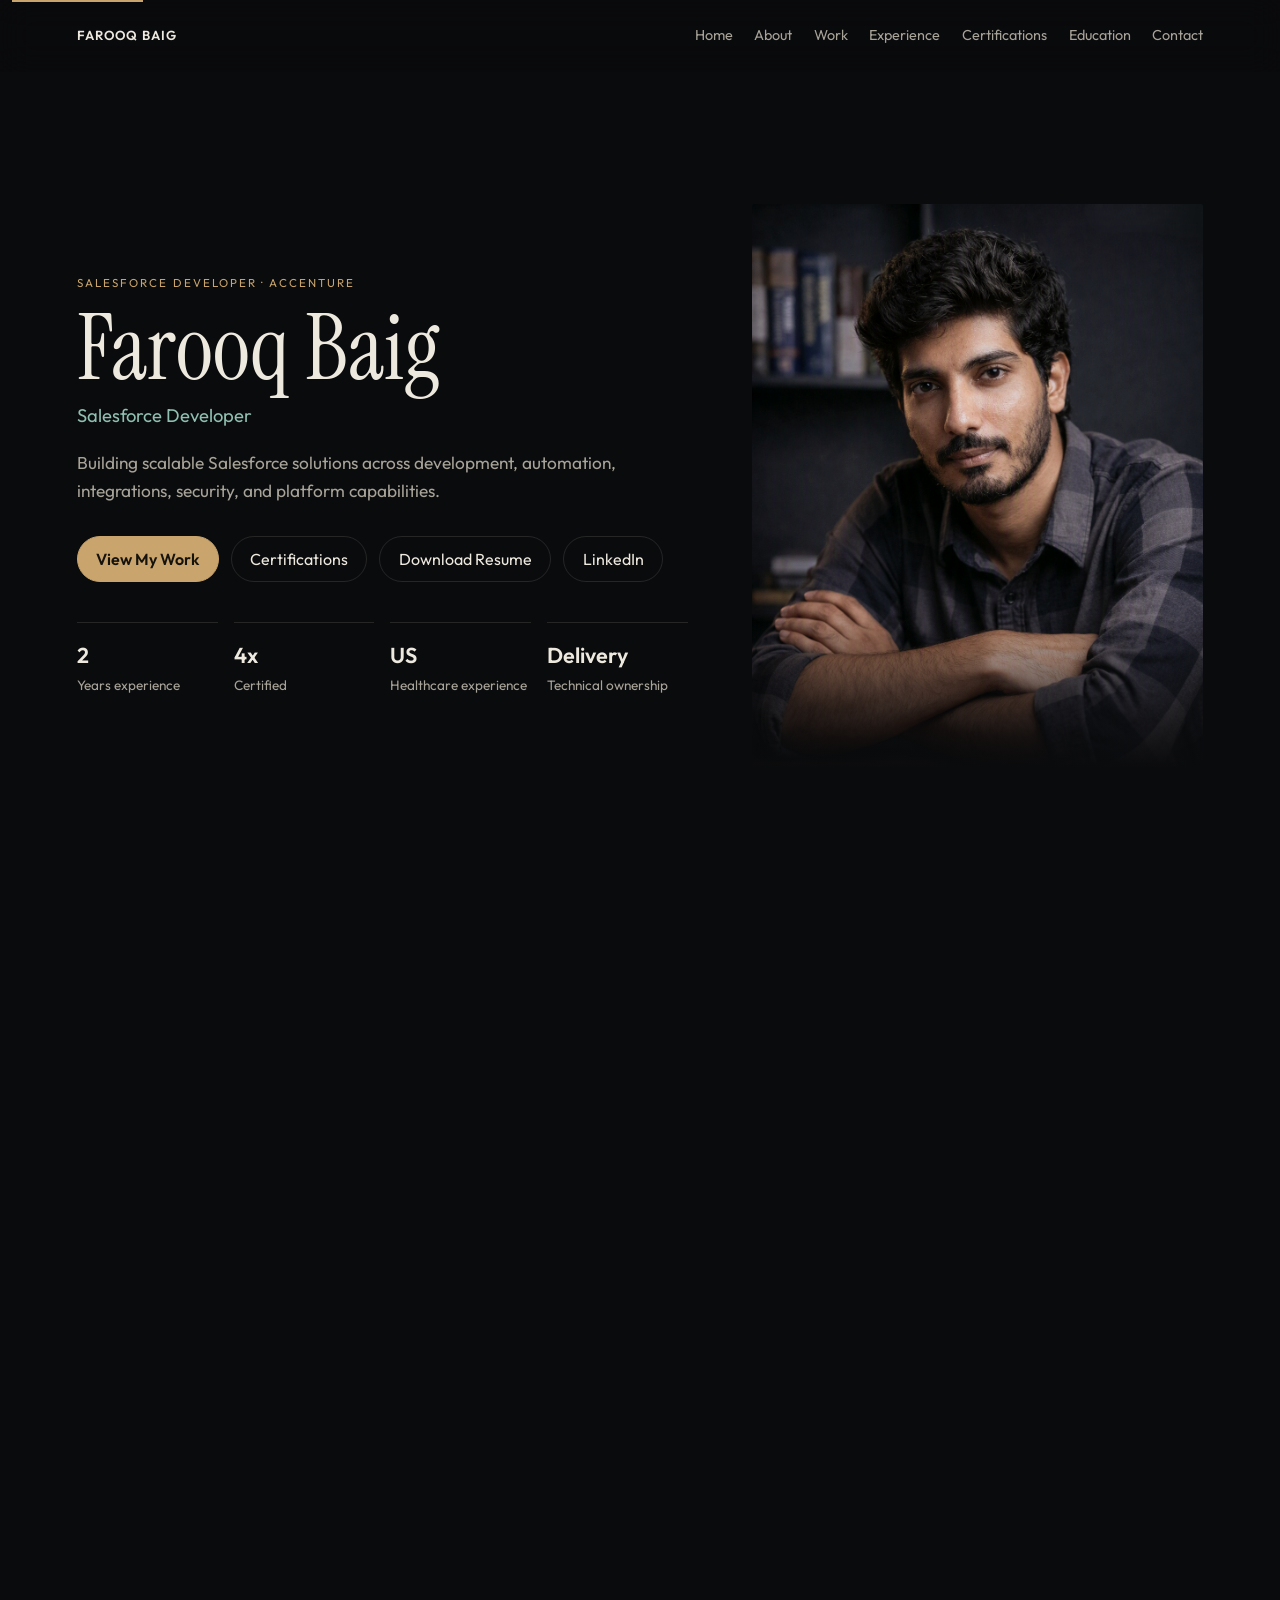
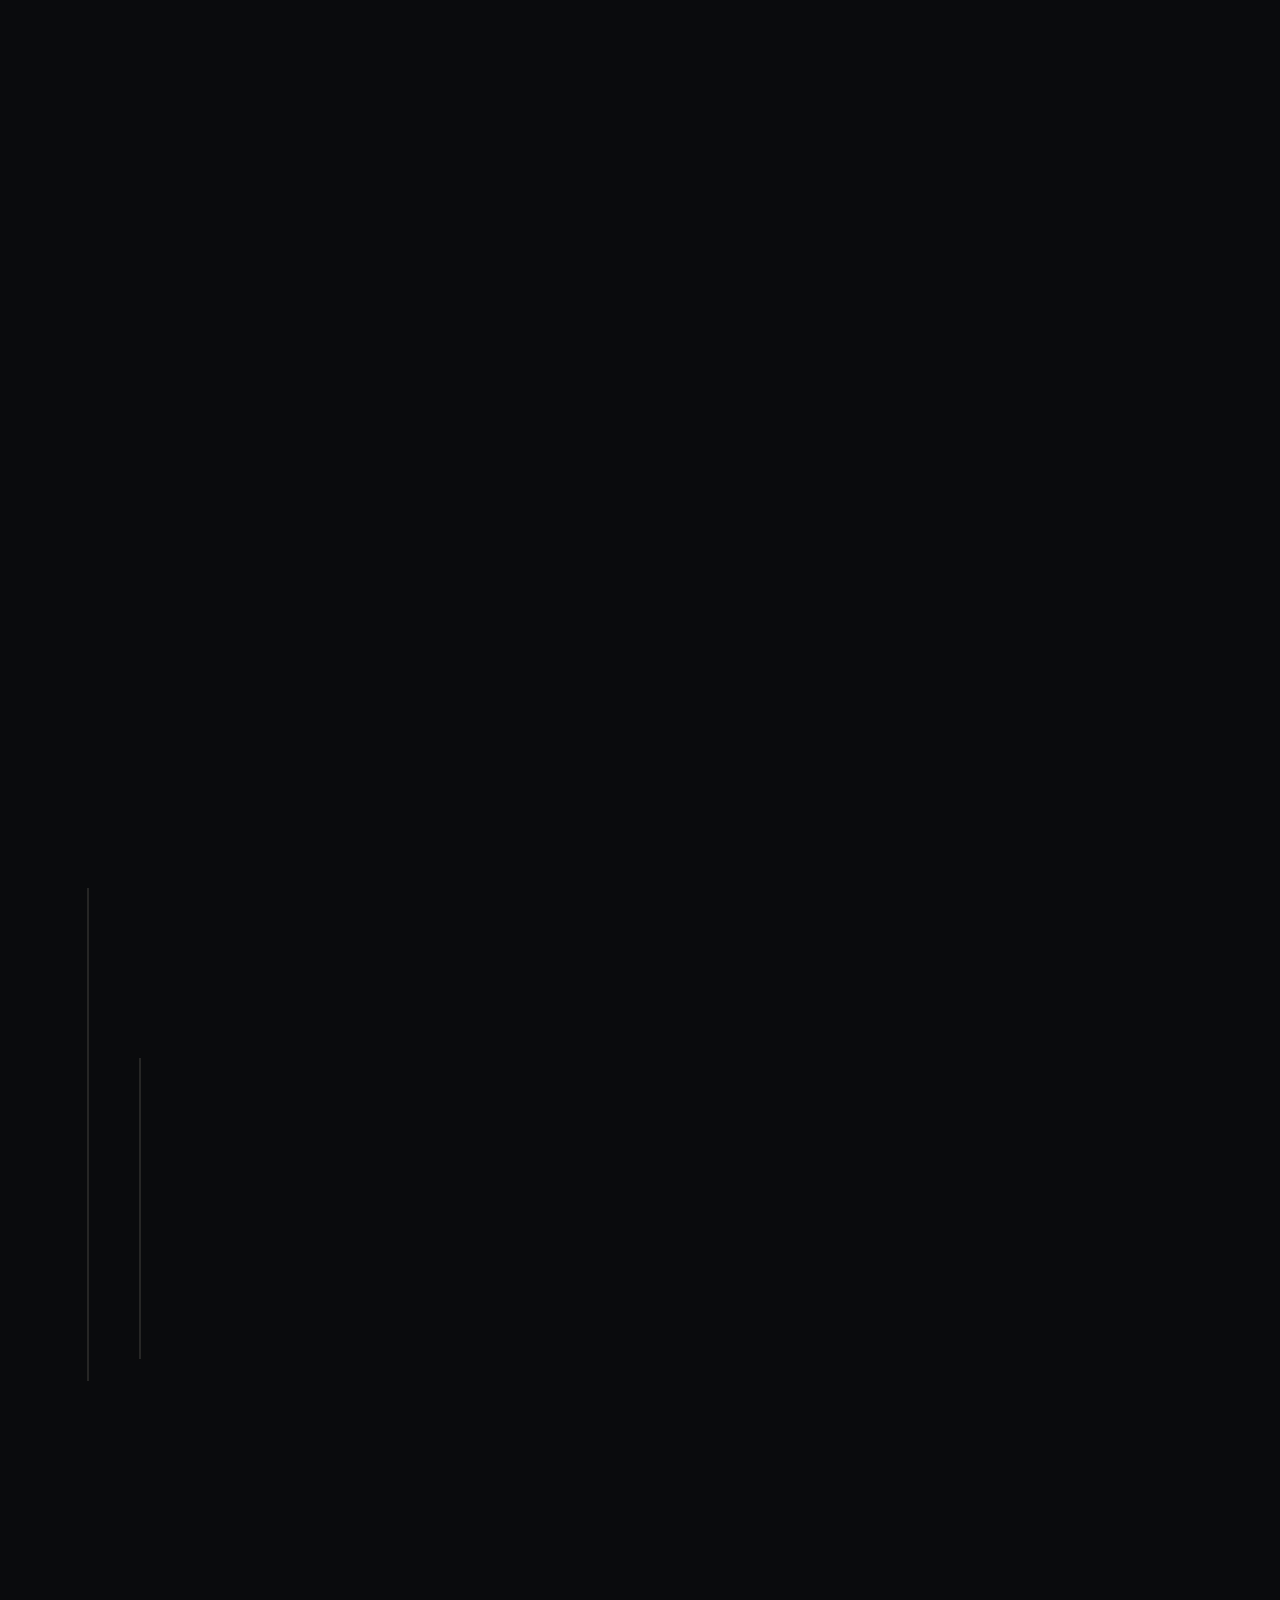
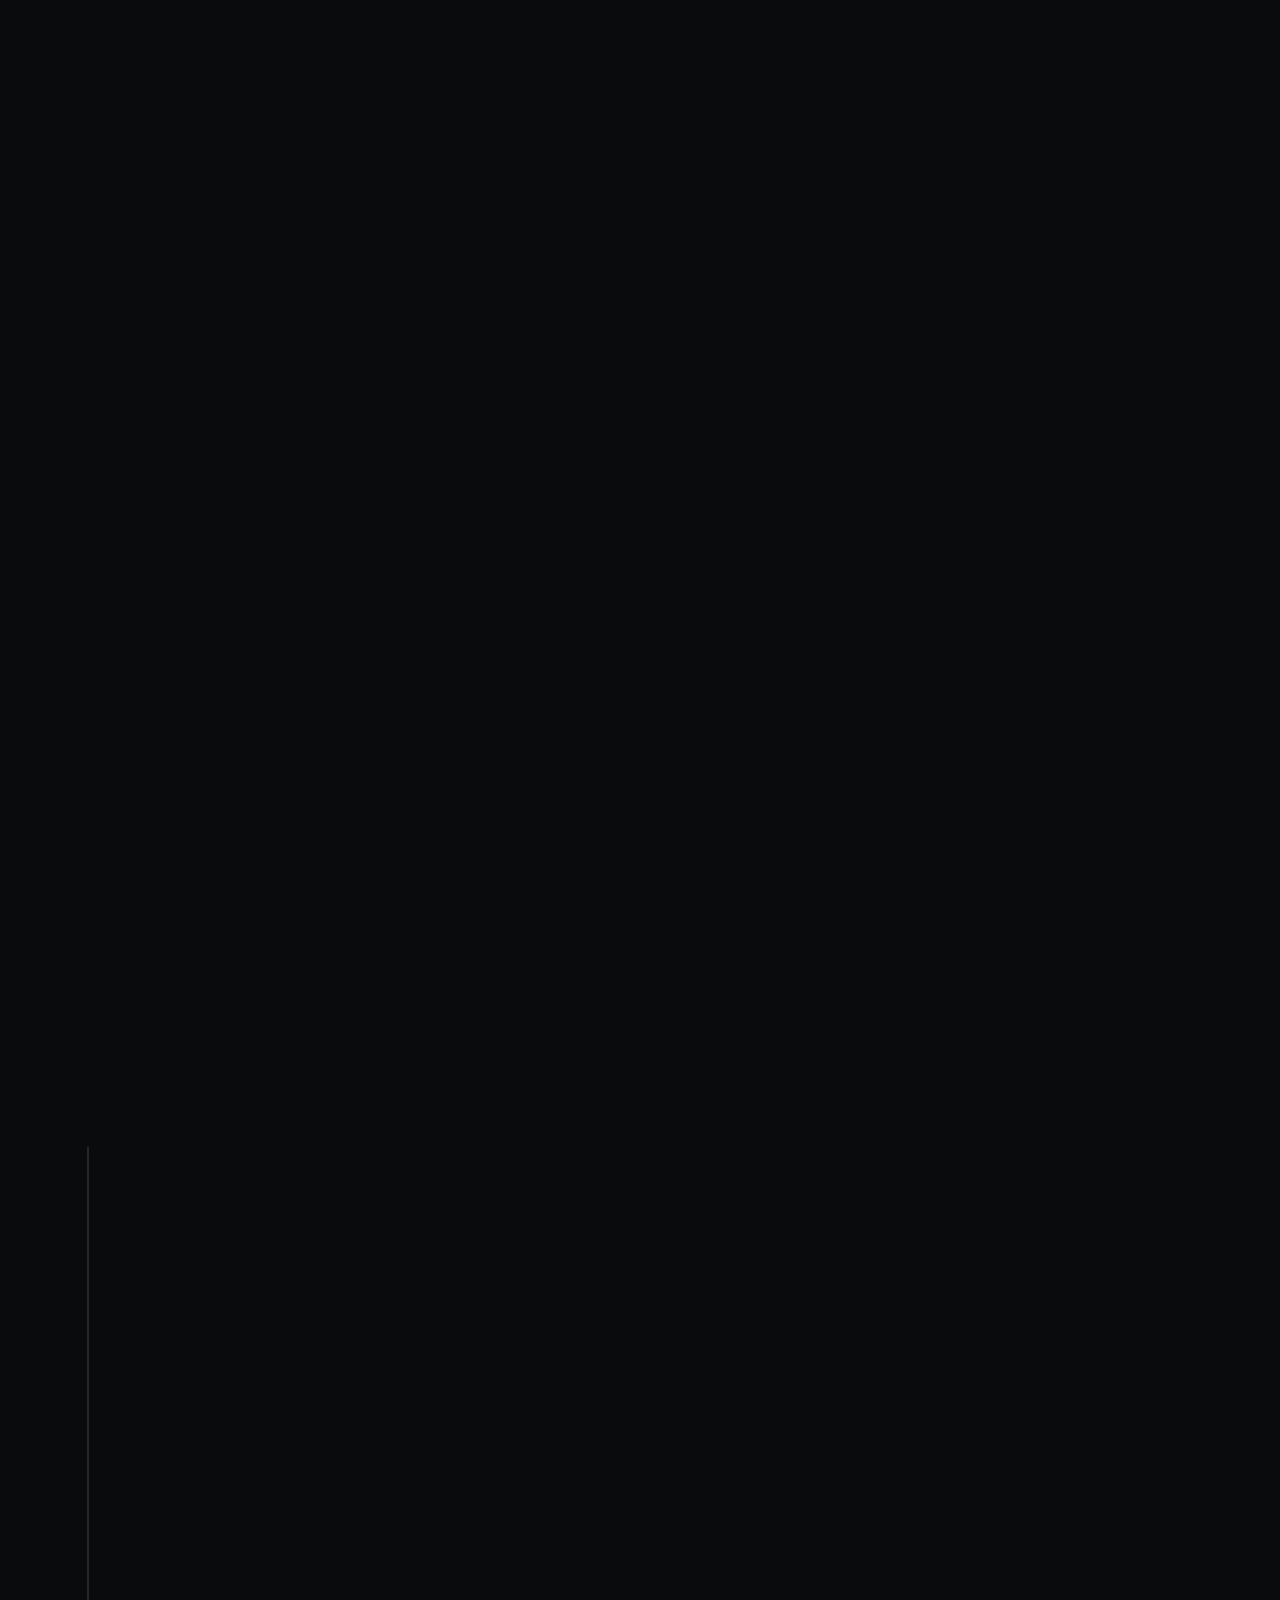
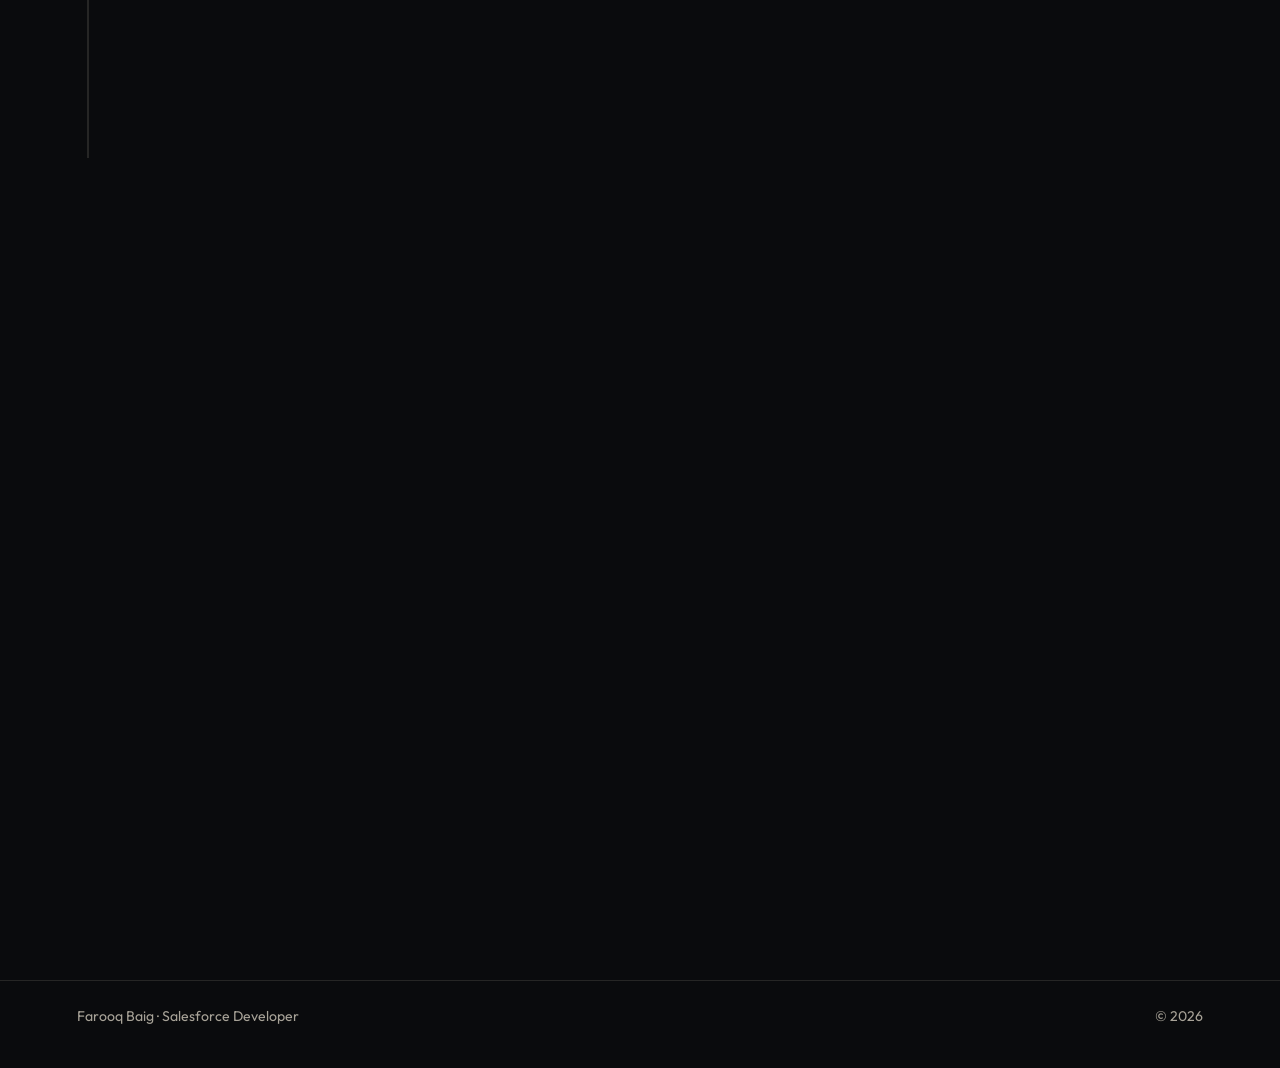
<file: index.html>
<!DOCTYPE html>
<html lang="en">
<head>
  <meta charset="UTF-8">
  <meta name="viewport" content="width=device-width, initial-scale=1">
  <title>Farooq Baig | Salesforce Developer</title>
  <meta name="description" content="Salesforce Developer with 3 years of experience specializing in Apex, LWC, OmniStudio, automation, integrations, security, and scalable Salesforce solutions.">
  <link rel="canonical" href="https://farooqbaig.github.io/MyPortfolio/">
  <meta property="og:type" content="website">
  <meta property="og:title" content="Farooq Baig | Salesforce Developer">
  <meta property="og:description" content="Salesforce Developer with 3 years of experience specializing in Apex, LWC, OmniStudio, automation, integrations, security, and scalable Salesforce solutions.">
  <meta property="og:url" content="https://farooqbaig.github.io/MyPortfolio/">
  <meta property="og:image" content="https://farooqbaig.github.io/MyPortfolio/assets/images/farooq-baig.png">
  <meta name="twitter:card" content="summary_large_image">
  <meta name="theme-color" content="#0a0b0d">
  <link rel="icon" href="assets/favicon.svg" type="image/svg+xml">
  <link rel="preconnect" href="https://fonts.googleapis.com">
  <link rel="preconnect" href="https://fonts.gstatic.com" crossorigin>
  <link href="https://fonts.googleapis.com/css2?family=Instrument+Serif:ital@0;1&family=Outfit:wght@300;400;500;600;700&display=swap" rel="stylesheet">
  <link rel="stylesheet" href="css/styles.css">
</head>
<body>
  <a class="skip" href="#main">Skip to content</a>
  <div class="scroll-progress" aria-hidden="true"><span></span></div>
  <header class="site-header">
    <a class="logo" href="#home">Farooq Baig</a>
    <button class="nav-toggle" type="button" aria-expanded="false" aria-controls="site-nav" aria-label="Open menu">
      <span></span>
    </button>
    <nav class="site-nav" id="site-nav" aria-label="Primary">
      <a href="#home">Home</a>
      <a href="#about">About</a>
      <a href="#work">Work</a>
      <a href="#experience">Experience</a>
      <a href="#certifications">Certifications</a>
      <a href="#education">Education</a>
      <a href="#contact">Contact</a>
    </nav>
  </header>

  <main id="main">
    <section class="hero" id="home">
      <div data-reveal>
        <p class="eyebrow">Salesforce Developer · Accenture</p>
        <h1>Farooq Baig</h1>
        <p class="role">Salesforce Developer</p>
        <p class="lede">Building scalable Salesforce solutions across development, automation, integrations, security, and platform capabilities.</p>
        <div class="hero-actions">
          <a class="btn btn-primary" href="#work">View My Work</a>
          <a class="btn" href="#certifications">Certifications</a>
          <a class="btn" href="assets/resume/Farooq_Baig_Resume.pdf" download>Download Resume</a>
          <a class="btn" href="https://www.linkedin.com/in/farooq-baig06/" target="_blank" rel="noopener noreferrer">LinkedIn</a>
        </div>
        <p class="cta-row" data-social-row></p>
        <div class="stats">
          <div class="stat"><b data-count="3">3</b><span>Years experience</span></div>
          <div class="stat"><b data-count="7" data-suffix="x">7x</b><span>Certified</span></div>
          <div class="stat"><b>US</b><span>Healthcare experience</span></div>
          <div class="stat"><b>Delivery</b><span>Technical ownership</span></div>
        </div>
      </div>
      <div class="portrait" data-reveal>
        <img src="assets/images/farooq-baig.png" alt="Portrait of Farooq Baig" width="720" height="900">
      </div>
    </section>

    <section id="about">
      <div class="wrap about-grid">
        <div data-reveal>
          <p class="kicker">About</p>
          <h2>A Salesforce developer who stays close to delivery</h2>
          <p>I am a Salesforce Developer at Accenture with three years of experience on US healthcare programs, including Kaiser Permanente and Blue Shield of California. I specialize in Apex, Lightning Web Components, OmniStudio, Flows, integrations, and platform security.</p>
          <p>The work I take on spans architecture conversations, application development, UI modernization, automation, integrations, and production support. On selected initiatives I have owned technical delivery and provided technical guidance to a 10+ member team — including experienced Salesforce professionals — while remaining an individual contributor.</p>
          <p>I approach problems by mapping dependencies first, then changing the smallest safe surface that still respects governor limits, security, and the existing org’s architecture.</p>
        </div>
      </div>
    </section>

    <section id="capabilities">
      <div class="wrap">
        <p class="kicker" data-reveal>Capabilities</p>
        <h2 data-reveal>What I work with</h2>
        <p class="section-intro" data-reveal>The platform surface I use day to day — grouped the way delivery actually happens.</p>
        <div class="capability-grid">
          <article class="capability-group" data-reveal>
            <h3>Build</h3>
            <ul>
              <li>Apex</li>
              <li>Lightning Web Components</li>
              <li>Visualforce</li>
              <li>Triggers</li>
              <li>SOQL</li>
              <li>SOSL</li>
            </ul>
          </article>
          <article class="capability-group" data-reveal>
            <h3>Automate</h3>
            <ul>
              <li>Salesforce Flows</li>
              <li>OmniStudio</li>
              <li>OmniScripts</li>
              <li>FlexCards</li>
              <li>DataRaptors</li>
              <li>Integration Procedures</li>
              <li>Workflow Rules</li>
              <li>Process Builder</li>
            </ul>
          </article>
          <article class="capability-group" data-reveal>
            <h3>Integrate</h3>
            <ul>
              <li>REST APIs</li>
              <li>Salesforce APIs</li>
              <li>Third-party APIs</li>
            </ul>
          </article>
          <article class="capability-group" data-reveal>
            <h3>Secure</h3>
            <ul>
              <li>OWD</li>
              <li>Role Hierarchy</li>
              <li>Sharing Rules</li>
              <li>FLS</li>
              <li>Profiles</li>
              <li>Permission Sets</li>
              <li>CRUD/FLS</li>
              <li>Apex Security</li>
              <li>Lightning Web Security</li>
            </ul>
          </article>
          <article class="capability-group" data-reveal>
            <h3>Tools</h3>
            <ul>
              <li>Copado</li>
              <li>Git</li>
              <li>Salesforce CLI</li>
              <li>VS Code</li>
            </ul>
          </article>
        </div>
      </div>
    </section>

    <section id="work">
      <div class="wrap">
        <p class="kicker" data-reveal>Practice</p>
        <h2 data-reveal>The work I take on</h2>
        <p class="section-intro" data-reveal>A high-level view of how I contribute on Salesforce — from technical planning through production — rather than a list of individual tickets.</p>
        <div class="practice-grid">
          <article class="practice-card" data-reveal>
            <img class="practice-card__img" src="assets/images/one.png" alt="" loading="lazy">
            <h3>Architecture &amp; Technical Planning</h3>
            <p>Shaping the approach before the build: what to change, what it depends on, and how to explain that path to the people who need to agree.</p>
            <ul>
              <li>Evaluating technical approaches</li>
              <li>Implementation planning</li>
              <li>Dependency analysis</li>
              <li>Presenting and explaining proposed solutions to clients</li>
            </ul>
          </article>
          <article class="practice-card" data-reveal>
            <img class="practice-card__img" src="assets/images/two.png" alt="" loading="lazy">
            <h3>Application Development</h3>
            <p>Building and evolving Salesforce applications with custom code, UI, and data access that can live in a real org.</p>
            <ul>
              <li>Apex</li>
              <li>LWC</li>
              <li>Visualforce</li>
              <li>JavaScript</li>
              <li>Triggers</li>
              <li>SOQL/SOSL</li>
            </ul>
          </article>
          <article class="practice-card" data-reveal>
            <img class="practice-card__img" src="assets/images/three.png" alt="" loading="lazy">
            <h3>UI Engineering &amp; Modernization</h3>
            <p>Moving interfaces forward — new Lightning experiences, stronger existing components, and security-aware UI work.</p>
            <ul>
              <li>Visualforce → LWC</li>
              <li>LWC development</li>
              <li>Existing component improvements</li>
              <li>Lightning Web Security</li>
            </ul>
          </article>
          <article class="practice-card" data-reveal>
            <img class="practice-card__img" src="assets/images/four.png" alt="" loading="lazy">
            <h3>Automation &amp; Business Logic</h3>
            <p>Encoding process in the platform so work happens through Flows, OmniStudio, and Apex rather than one-off manual steps.</p>
            <ul>
              <li>Flows</li>
              <li>OmniStudio</li>
              <li>OmniScripts</li>
              <li>FlexCards</li>
              <li>DataRaptors</li>
              <li>Integration Procedures</li>
              <li>Apex automation</li>
            </ul>
          </article>
          <article class="practice-card" data-reveal>
            <img class="practice-card__img" src="assets/images/five.png" alt="" loading="lazy">
            <h3>Integrations &amp; Data</h3>
            <p>Connecting Salesforce to other systems and keeping the data that moves between them trustworthy.</p>
            <ul>
              <li>REST APIs</li>
              <li>Salesforce APIs</li>
              <li>Third-party APIs</li>
              <li>Data validation</li>
              <li>External system communication</li>
            </ul>
          </article>
          <article class="practice-card" data-reveal>
            <img class="practice-card__img" src="assets/images/six.png" alt="" loading="lazy">
            <h3>Platform, Security &amp; Production</h3>
            <p>Keeping the org usable after go-live: configuration, access, data integrity, troubleshooting, and release support.</p>
            <ul>
              <li>Salesforce configuration</li>
              <li>Security</li>
              <li>Data integrity</li>
              <li>Troubleshooting</li>
              <li>Deployments</li>
              <li>Production support</li>
            </ul>
          </article>
        </div>
      </div>
    </section>

    <section id="ownership">
      <div class="wrap">
        <p class="kicker" data-reveal>Responsibility</p>
        <h2 data-reveal>Taking ownership beyond the code</h2>
        <p class="section-intro" data-reveal>Three years of Salesforce development, with selected deliveries where the work went further — technical ownership, guidance, and production support — without a people-management title.</p>
        <div class="ownership">
          <article class="own-card" data-reveal tabindex="0">
            <div class="own-card__inner">
              <div class="own-card__face own-card__face--front">
                <h3>Technical delivery</h3>
              </div>
              <div class="own-card__face own-card__face--back">
                <p>Owned technical delivery of selected initiatives and led specific technical deliveries through implementation and release.</p>
              </div>
            </div>
          </article>
          <article class="own-card" data-reveal tabindex="0">
            <div class="own-card__inner">
              <div class="own-card__face own-card__face--front">
                <h3>Technical guidance</h3>
              </div>
              <div class="own-card__face own-card__face--back">
                <p>Provided technical guidance and implementation support to a 10+ member team, including experienced Salesforce professionals.</p>
              </div>
            </div>
          </article>
          <article class="own-card" data-reveal tabindex="0">
            <div class="own-card__inner">
              <div class="own-card__face own-card__face--front">
                <h3>Architecture Planning</h3>
              </div>
              <div class="own-card__face own-card__face--back">
                <p>Contributed to technical approaches and implementation planning, including presenting approaches in client conversations.</p>
              </div>
            </div>
          </article>
          <article class="own-card" data-reveal tabindex="0">
            <div class="own-card__inner">
              <div class="own-card__face own-card__face--front">
                <h3>Production Deployment Support</h3>
              </div>
              <div class="own-card__face own-card__face--back">
                <p>Supported complex technical implementations, resolved critical production issues, and helped land major releases.</p>
              </div>
            </div>
          </article>
        </div>
      </div>
    </section>

    <section id="experience">
      <div class="wrap">
        <p class="kicker" data-reveal>Professional journey</p>
        <h2 data-reveal>Where the work happened</h2>
        <div class="timeline timeline--experience">
          <div class="timeline-item timeline-item--main" data-reveal>
            <span class="timeline-dot timeline-dot--main" aria-hidden="true"></span>
            <div class="timeline-card timeline-card--main">
              <p class="timeline-card__kicker">Company</p>
              <h3>Accenture</h3>
              <p>Salesforce Developer · Chennai, India</p>
              <p>Associate Developer → Analyst Developer</p>
            </div>
          </div>
          <div class="timeline-branches">
            <div class="timeline-item timeline-item--sub" data-reveal>
              <span class="timeline-dot" aria-hidden="true"></span>
              <div class="timeline-card">
                <p class="timeline-card__kicker">Client - II</p>
                <h4>Kaiser Permanente</h4>
                <p>Jan 2025 – Present</p>
                <p>US healthcare Salesforce delivery</p>
              </div>
            </div>
            <div class="timeline-item timeline-item--sub" data-reveal>
              <span class="timeline-dot" aria-hidden="true"></span>
              <div class="timeline-card">
                <p class="timeline-card__kicker">Client - I</p>
                <h4>Blue Shield of California</h4>
                <p>Nov 2023 – Jan 2025</p>
                <p>US healthcare Salesforce delivery</p>
              </div>
            </div>
          </div>
        </div>
      </div>
    </section>

    <section id="certifications">
      <div class="wrap">
        <p class="kicker" data-reveal>Proof of depth</p>
        <h2 data-reveal>Salesforce certifications</h2>
        <p class="section-intro" data-reveal>Six credentials are listed with issue dates and IDs. The seventh card is a placeholder so the 7x certified claim can be completed when the remaining file and details are added.</p>
        <div class="cert-grid" data-cert-grid></div>
      </div>
    </section>

    <section id="stack">
      <div class="wrap">
        <p class="kicker" data-reveal>Tech stack</p>
        <h2 data-reveal>Tools I reach for</h2>
        <div class="chips">
          <div class="chip-row" data-reveal>
            <h3>Salesforce development</h3>
            <div>
              <span class="chip">Apex</span>
              <span class="chip">LWC</span>
              <span class="chip">Visualforce</span>
              <span class="chip">Triggers</span>
              <span class="chip">SOQL / SOSL</span>
              <span class="chip">Custom Metadata</span>
              <span class="chip">Data modeling</span>
            </div>
          </div>
          <div class="chip-row" data-reveal>
            <h3>Automation</h3>
            <div>
              <span class="chip">Flows</span>
              <span class="chip">OmniStudio</span>
              <span class="chip">OmniScripts</span>
              <span class="chip">FlexCards</span>
              <span class="chip">DataRaptors</span>
              <span class="chip">Integration Procedures</span>
              <span class="chip">Workflow Rules</span>
              <span class="chip">Process Builder</span>
            </div>
          </div>
          <div class="chip-row" data-reveal>
            <h3>Integration</h3>
            <div>
              <span class="chip">REST APIs</span>
              <span class="chip">Salesforce APIs</span>
              <span class="chip">Third-party APIs</span>
            </div>
          </div>
          <div class="chip-row" data-reveal>
            <h3>Security</h3>
            <div>
              <span class="chip">OWD</span>
              <span class="chip">Role hierarchy</span>
              <span class="chip">Sharing rules</span>
              <span class="chip">FLS</span>
              <span class="chip">Profiles</span>
              <span class="chip">Permission sets</span>
              <span class="chip">CRUD/FLS</span>
              <span class="chip">Apex security</span>
              <span class="chip">Lightning Web Security</span>
            </div>
          </div>
          <div class="chip-row" data-reveal>
            <h3>Tools &amp; deployment</h3>
            <div>
              <span class="chip">Copado</span>
              <span class="chip">Git</span>
              <span class="chip">Salesforce CLI</span>
              <span class="chip">VS Code</span>
            </div>
          </div>
        </div>
      </div>
    </section>

    <section id="education">
      <div class="wrap">
        <p class="kicker" data-reveal>Education</p>
        <h2 data-reveal>Academic background</h2>
        <div class="timeline timeline--education">
          <div class="timeline-item" data-reveal>
            <span class="timeline-dot" aria-hidden="true"></span>
            <div class="timeline-card">
              <p class="timeline-card__kicker">Bachelor of Technology</p>
              <h3>Computer Science and Engineering</h3>
              <p>Prasad V Potluri Siddhartha Engineering College</p>
              <p>2019 – 2023 · Vijayawada</p>
              <p class="timeline-card__score">84.8%</p>
            </div>
          </div>
          <div class="timeline-item" data-reveal>
            <span class="timeline-dot" aria-hidden="true"></span>
            <div class="timeline-card">
              <p class="timeline-card__kicker">Intermediate</p>
              <h3>MPC</h3>
              <p>Narayana Junior College</p>
              <p>2017 – 2019 · Vijayawada</p>
              <p class="timeline-card__score">94%</p>
            </div>
          </div>
          <div class="timeline-item" data-reveal>
            <span class="timeline-dot" aria-hidden="true"></span>
            <div class="timeline-card">
              <p class="timeline-card__kicker">SSC</p>
              <h3>10th</h3>
              <p>Bala Vignan Public School</p>
              <p>2016 – 2017 · Vijayawada</p>
              <p class="timeline-card__score">93%</p>
            </div>
          </div>
        </div>
      </div>
    </section>

    <section class="contact" id="contact">
      <div class="wrap">
        <div class="handshake" data-reveal aria-hidden="true">
  <svg viewBox="0 0 240 150" fill="none">
    <rect x="20" y="15" width="200" height="120" rx="10" stroke="currentColor" stroke-width="2.4"/>
    <path d="M30 25l90 80 90-80" stroke="currentColor" stroke-width="2.4" stroke-linecap="round" stroke-linejoin="round"/>
  </svg>
</div>
        <p class="kicker" data-reveal>Contact</p>
        <h2 data-reveal>Let’s build something meaningful on Salesforce.</h2>
        <div class="contact-meta" data-reveal>
          <a href="mailto:farooq.x.baig06@gmail.com">farooq.x.baig06@gmail.com</a>
          <a href="tel:+918332928633">+91 8332928633</a>
          <span>Chennai, India</span>
        </div>
        <p class="cta-row" data-social-row></p>
        <div class="cta-row contact-actions" data-reveal>
          <a class="btn btn-primary" href="assets/resume/Farooq_Baig_Resume.pdf" download>Download Resume</a>
        </div>
      </div>
    </section>
  </main>

  <footer class="site-footer">
    <span>Farooq Baig · Salesforce Developer</span>
    <span>© <span data-year></span></span>
  </footer>

  <script src="js/config.js?v=3"></script>
  <script src="js/main.js?v=3"></script>
</body>
</html>
</file>
<file: css/styles.css>
:root {
  --bg: #0a0b0d;
  --bg-2: #111318;
  --surface: #16181e;
  --line: rgba(232, 226, 214, 0.12);
  --text: #eee9df;
  --muted: #a8a398;
  --accent: #c9a46c;
  --accent-2: #8fbfb0;
  --glow: rgba(201, 164, 108, 0.55);
  --header: 72px;
  --font: "Outfit", "Segoe UI", sans-serif;
  --serif: "Instrument Serif", Georgia, serif;
  --max: 1120px;
}

*,
*::before,
*::after {
  box-sizing: border-box;
}

html {
  scroll-behavior: smooth;
}

html,
body {
  margin: 0;
  padding: 0;
  background: var(--bg);
  color: var(--text);
  font-family: var(--font);
  font-size: 16px;
  line-height: 1.6;
  overflow-x: hidden;
}

img {
  max-width: 100%;
  height: auto;
  display: block;
}

a {
  color: inherit;
  text-decoration: none;
}

[hidden] {
  display: none !important;
}

button,
.btn {
  font-family: inherit;
}

.skip {
  position: absolute;
  left: 12px;
  top: -40px;
  background: var(--accent);
  color: #111;
  padding: 8px 12px;
  z-index: 100;
}

.skip:focus {
  top: 12px;
}

.scroll-progress {
  position: fixed;
  inset: 0 0 auto;
  height: 2px;
  z-index: 60;
  background: transparent;
}

.scroll-progress span {
  display: block;
  height: 100%;
  transform: scaleX(0);
  transform-origin: left;
  background: var(--accent);
}

.site-header {
  position: sticky;
  top: 0;
  z-index: 50;
  height: var(--header);
  display: flex;
  align-items: center;
  justify-content: space-between;
  padding: 0 6vw;
  background: rgba(10, 11, 13, 0.72);
  backdrop-filter: blur(16px);
  border-bottom: 1px solid transparent;
}

.site-header.is-stuck {
  border-bottom-color: var(--line);
}

.logo {
  font-weight: 600;
  letter-spacing: 0.08em;
  font-size: 0.82rem;
  text-transform: uppercase;
  transition: color 0.25s ease, text-shadow 0.25s ease;
}

.logo:hover,
.logo:focus-visible {
  color: var(--accent);
  text-shadow: 0 0 16px var(--glow);
}

.site-nav {
  display: flex;
  gap: 1.35rem;
}

.site-nav a {
  color: var(--muted);
  font-size: 0.9rem;
  transition: color 0.25s ease, text-shadow 0.25s ease;
}

.site-nav a:hover,
.site-nav a:focus-visible {
  color: var(--text);
  text-shadow: 0 0 12px var(--glow);
}

.nav-toggle {
  display: none;
  background: none;
  border: 1px solid var(--line);
  color: var(--text);
  width: 44px;
  height: 44px;
  border-radius: 8px;
  transition: border-color 0.25s ease, box-shadow 0.25s ease;
}

.nav-toggle:hover {
  border-color: var(--accent);
  box-shadow: 0 0 14px var(--glow);
}

.nav-toggle span,
.nav-toggle span::before,
.nav-toggle span::after {
  display: block;
  width: 16px;
  height: 1.5px;
  background: currentColor;
  position: relative;
}

.nav-toggle span::before,
.nav-toggle span::after {
  content: "";
  position: absolute;
  left: 0;
}

.nav-toggle span::before {
  top: -6px;
}

.nav-toggle span::after {
  top: 6px;
}

.hero,
section {
  padding: 5.5rem 6vw;
}

.wrap {
  max-width: var(--max);
  margin: 0 auto;
}

.hero {
  min-height: calc(100svh - var(--header));
  display: grid;
  grid-template-columns: 1.15fr 0.85fr;
  gap: 4rem;
  align-items: center;
}

.eyebrow {
  color: var(--accent);
  letter-spacing: 0.18em;
  text-transform: uppercase;
  font-size: 0.72rem;
  margin: 0 0 1rem;
}

.hero h1 {
  font-family: var(--serif);
  font-size: clamp(3rem, 7vw, 6.2rem);
  line-height: 0.92;
  font-weight: 400;
  margin: 0 0 0.6rem;
}

.hero .role {
  font-size: 1.15rem;
  color: var(--accent-2);
  margin: 0 0 1.2rem;
}

.lede {
  max-width: 38rem;
  color: var(--muted);
  font-size: 1.08rem;
}

.hero-actions,
.cta-row {
  display: flex;
  flex-wrap: wrap;
  gap: 0.75rem;
  margin: 2rem 0 1.5rem;
}

.contact-actions {
  justify-content: center;
}

.btn {
  display: inline-flex;
  align-items: center;
  justify-content: center;
  min-height: 46px;
  padding: 0 1.15rem;
  border-radius: 999px;
  border: 1px solid var(--line);
  color: var(--text);
  background: transparent;
  cursor: pointer;
  transition: transform 0.25s ease, border-color 0.25s ease, box-shadow 0.25s ease, filter 0.25s ease;
}

.btn:hover,
.btn:focus-visible {
  transform: scale(1.04);
  border-color: var(--accent);
  box-shadow: 0 0 18px var(--glow);
}

.btn:focus-visible,
a:focus-visible,
button:focus-visible {
  outline: 2px solid var(--accent);
  outline-offset: 3px;
}

.btn-primary {
  background: var(--accent);
  color: #16120c;
  border-color: var(--accent);
  font-weight: 600;
}

.btn-primary:hover,
.btn-primary:focus-visible {
  filter: brightness(1.08);
}

.stats {
  display: grid;
  grid-template-columns: repeat(4, minmax(0, 1fr));
  gap: 1rem;
  margin-top: 2.5rem;
}

.stat {
  border-top: 1px solid var(--line);
  padding-top: 0.9rem;
  transition: transform 0.25s ease, border-color 0.25s ease;
}

.stat:hover {
  transform: translateY(-3px) scale(1.03);
  border-top-color: var(--accent);
}

.stat b {
  display: block;
  font-size: 1.35rem;
  font-weight: 600;
}

.stat span {
  color: var(--muted);
  font-size: 0.85rem;
}

.portrait {
  position: relative;
}

.portrait img {
  width: 100%;
  aspect-ratio: 4 / 5;
  object-fit: cover;
  object-position: 50% 18%;
  border-radius: 2px;
  filter: saturate(0.92) contrast(1.04);
  transition: transform 0.45s ease, filter 0.45s ease;
}

.portrait:hover img {
  transform: scale(1.03);
  filter: saturate(1) contrast(1.06);
}

.portrait::after {
  content: "";
  position: absolute;
  inset: auto 0 0;
  height: 28%;
  background: linear-gradient(to top, var(--bg), transparent);
  pointer-events: none;
}

.kicker {
  color: var(--muted);
  letter-spacing: 0.16em;
  text-transform: uppercase;
  font-size: 0.72rem;
  margin: 0 0 0.75rem;
}

h2 {
  font-family: var(--serif);
  font-size: clamp(2rem, 4vw, 3.3rem);
  font-weight: 400;
  line-height: 1.1;
  margin: 0 0 1.5rem;
}

.section-intro {
  max-width: 42rem;
  color: var(--muted);
  margin-bottom: 2.5rem;
}

.capability-grid,
.practice-grid {
  display: grid;
  gap: 1rem;
}

.capability-grid {
  grid-template-columns: repeat(5, minmax(0, 1fr));
}

.practice-grid {
  grid-template-columns: repeat(2, minmax(0, 1fr));
}

.capability-group,
.practice-card,
.chip-row,
.cert-card {
  background: var(--surface);
  border: 1px solid var(--line);
  transition: transform 0.3s ease, border-color 0.3s ease, box-shadow 0.3s ease;
}

.capability-group,
.practice-card {
  padding: 1.25rem 1.15rem 1.4rem;
}

.capability-group {
  min-height: 100%;
}

/* Glow group: only the two sections whose titles should glow on hover */
.capability-group:hover,
.practice-card:hover {
  transform: scale(1.035);
  border-color: rgba(201, 164, 108, 0.55);
  box-shadow: 0 12px 40px rgba(0, 0, 0, 0.28), 0 0 24px rgba(201, 164, 108, 0.12);
  z-index: 2;
}

/* Zoom-only group: everything else just scales up, no glow */
.chip-row:hover,
.cert-card:hover,
.cert-card:focus-visible {
  transform: scale(1.035);
  border-color: rgba(201, 164, 108, 0.4);
  z-index: 2;
}

.capability-group h3,
.practice-card h3,
.chip-row h3 {
  margin: 0 0 0.85rem;
  transition: color 0.25s ease, text-shadow 0.25s ease;
}

.capability-group h3 {
  font-size: 0.78rem;
  letter-spacing: 0.14em;
  text-transform: uppercase;
  color: var(--accent);
}

/* Only these two sections' main titles glow on hover */
.capability-group:hover h3,
.practice-card:hover h3 {
  color: #f0d19a;
  text-shadow: 0 0 18px var(--glow);
}

.capability-group ul,
.practice-card ul {
  list-style: none;
  margin: 0;
  padding: 0;
}

.capability-group li,
.practice-card li {
  padding: 0.4rem 0;
  border-bottom: 1px solid var(--line);
  font-size: 0.95rem;
  display: inline-block;
  width: 100%;
  transform-origin: left center;
  transition: transform 0.22s ease, color 0.22s ease, border-color 0.22s ease, text-shadow 0.22s ease;
}

.capability-group li:hover,
.practice-card li:hover {
  transform: scale(1.06);
  color: #f3ddb4;
  border-bottom-color: var(--accent);
  text-shadow: 0 0 14px var(--glow);
}

.practice-card__img {
  width: 100%;
  aspect-ratio: 16 / 10;
  object-fit: cover;
  border-radius: 2px;
  margin-bottom: 1rem;
  transition: transform 0.4s ease;
}

.practice-card:hover .practice-card__img {
  transform: scale(1.05);
}

.practice-card h3 {
  font-family: var(--serif);
  font-size: 1.45rem;
  font-weight: 400;
  line-height: 1.2;
}

.practice-card p {
  color: var(--muted);
  margin: 0 0 1rem;
  font-size: 0.95rem;
}

/* Ownership: flip cards. Front shows the name; hover/focus turns the
   card over to reveal the description on the back. */
.ownership {
  display: grid;
  grid-template-columns: repeat(4, minmax(0, 1fr));
  gap: 1rem;
}

.own-card {
  background: transparent;
  border: none;
  perspective: 1200px;
  min-height: 190px;
}

.own-card__inner {
  position: relative;
  width: 100%;
  height: 100%;
  min-height: 190px;
  text-align: left;
  transition: transform 0.6s cubic-bezier(0.2, 0.7, 0.3, 1);
  transform-style: preserve-3d;
}

.own-card:hover .own-card__inner,
.own-card:focus-visible .own-card__inner,
.own-card:focus-within .own-card__inner {
  transform: rotateY(180deg);
}

.own-card__face {
  position: absolute;
  inset: 0;
  display: flex;
  align-items: center;
  padding: 1.25rem 1.15rem;
  background: var(--surface);
  border: 1px solid var(--line);
  backface-visibility: hidden;
  transition: border-color 0.3s ease;
}

.own-card:hover .own-card__face,
.own-card:focus-visible .own-card__face,
.own-card:focus-within .own-card__face {
  border-color: rgba(201, 164, 108, 0.55);
}

.own-card__face--front h3 {
  font-family: var(--serif);
  font-size: 1.5rem;
  font-weight: 400;
  margin: 0;
}

.own-card__face--back {
  transform: rotateY(180deg);
  background: var(--bg-2);
}

.own-card__face--back p {
  margin: 0;
  color: var(--muted);
  font-size: 0.95rem;
}

/* Timeline: used for "Where the work happened" (with branches) and
   "Academic background" (single sequential line). */
.timeline {
  position: relative;
  padding-left: 2.1rem;
}

.timeline::before {
  content: "";
  position: absolute;
  left: 7px;
  top: 6px;
  bottom: 6px;
  width: 2px;
  background: var(--line);
}

.timeline-item {
  position: relative;
  margin-bottom: 1.4rem;
}

.timeline-item:last-child {
  margin-bottom: 0;
}

.timeline-dot {
  position: absolute;
  left: -2.1rem;
  top: 1.35rem;
  width: 10px;
  height: 10px;
  border-radius: 50%;
  background: var(--bg);
  border: 2px solid var(--accent-2);
  transform: translateX(3px);
}

.timeline-dot--main {
  width: 16px;
  height: 16px;
  top: 1.35rem;
  border-color: var(--accent);
  box-shadow: 0 0 0 4px rgba(201, 164, 108, 0.16);
  transform: translateX(0);
}

.timeline-card {
  background: var(--surface);
  border: 1px solid var(--line);
  padding: 1.1rem 1.3rem 1.3rem;
  transition: transform 0.3s ease, border-color 0.3s ease;
}

.timeline-card:hover {
  transform: scale(1.02);
  border-color: rgba(201, 164, 108, 0.4);
}

.timeline-card__kicker {
  color: var(--accent);
  letter-spacing: 0.14em;
  text-transform: uppercase;
  font-size: 0.7rem;
  margin: 0 0 0.45rem;
}

.timeline-card p {
  margin: 0.2rem 0 0;
  color: var(--muted);
}

.timeline-card__score {
  margin-top: 0.85rem !important;
  color: var(--text) !important;
  font-weight: 600;
}

.timeline-card--main {
  background: var(--bg-2);
  padding: 1.5rem 1.6rem;
}

.timeline-card--main h3 {
  font-family: var(--serif);
  font-size: 2rem;
  font-weight: 400;
  margin: 0 0 0.35rem;
}

.timeline-item--sub h4 {
  margin: 0 0 0.35rem;
  font-size: 1.05rem;
}

/* Sub-branches: indented further and connected to the main line */
.timeline-branches {
  position: relative;
  margin-left: 1.6rem;
  padding-left: 1.6rem;
}

.timeline-branches::before {
  content: "";
  position: absolute;
  left: 0px;
  top: -0.6rem;
  bottom: 1.75rem;
  width: 2px;
  background: var(--line);
}

.timeline-branches .timeline-item::after {
  content: "";
  position: absolute;
  left: -1.6rem;
  top: 1.4rem;
  width: 1.4rem;
  height: 2px;
  background: var(--line);
}
.cert-grid {
  display: grid;
  grid-template-columns: repeat(3, minmax(0, 1fr));
  gap: 1rem;
}

.cert-card {
  overflow: hidden;
  background: var(--surface);
}

.cert-card img,
.cert-fallback {
  width: 100%;
  aspect-ratio: 3 / 2;
  object-fit: cover;
  background: #1a1d24;
}

.cert-card img {
  transition: transform 0.4s ease;
}

.cert-card:hover img,
.cert-card:focus-visible img {
  transform: scale(1.06);
}

.cert-fallback {
  display: grid;
  place-items: center;
  color: var(--accent);
  text-align: center;
  padding: 1rem;
  gap: 0.5rem;
}

.cert-fallback svg {
  width: 48px;
  height: 48px;
}

.cert-card__body {
  padding: 1rem 1.1rem 1.2rem;
}

.cert-card__kicker {
  margin: 0;
  color: var(--accent);
  font-size: 0.72rem;
  letter-spacing: 0.12em;
  text-transform: uppercase;
}

.cert-card h3 {
  margin: 0.35rem 0 0.8rem;
  font-size: 1.05rem;
  line-height: 1.3;
}

.cert-card__meta {
  display: grid;
  gap: 0.4rem;
  margin: 0 0 0.8rem;
  font-size: 0.88rem;
}

.cert-card__meta dt {
  color: var(--muted);
  font-size: 0.72rem;
  text-transform: uppercase;
  letter-spacing: 0.08em;
}

.cert-card__meta dd {
  margin: 0;
}

.cert-card__note,
.cert-card__pending {
  color: var(--muted);
  font-size: 0.85rem;
  margin: 0;
}

.is-placeholder {
  border-style: dashed;
}

.chips {
  display: grid;
  gap: 1rem;
}

.chip-row {
  padding: 1.1rem 1.15rem 1.2rem;
}

.chip-row h3 {
  font-size: 0.8rem;
  letter-spacing: 0.12em;
  text-transform: uppercase;
  color: var(--muted);
}

.chip-row div {
  display: flex;
  flex-wrap: wrap;
  gap: 0.45rem;
}

.chip {
  border: 1px solid var(--line);
  padding: 0.4rem 0.75rem;
  font-size: 0.88rem;
  background: #12141a;
  display: inline-block;
  transition: transform 0.22s ease, color 0.22s ease, border-color 0.22s ease, box-shadow 0.22s ease, text-shadow 0.22s ease;
}

.chip:hover {
  transform: scale(1.08);
  color: #f3ddb4;
  border-color: var(--accent);
  box-shadow: 0 0 16px var(--glow);
  text-shadow: 0 0 10px var(--glow);
}

.about-grid {
  display: grid;
  grid-template-columns: minmax(0, 46rem);
}

.about-grid p {
  color: var(--muted);
}

.timeline-card h3 {
  font-family: var(--serif);
  font-size: 1.35rem;
  font-weight: 400;
  margin: 0;
}

.contact {
  text-align: center;
}

.contact h2 {
  max-width: 16ch;
  margin-left: auto;
  margin-right: auto;
}

.handshake {
  width: min(280px, 70vw);
  margin: 0 auto 1.2rem;
  color: var(--accent);
  transition: transform 0.35s ease, filter 0.35s ease;
}

.handshake svg {
  width: 100%;
  height: auto;
}

.handshake:hover {
  transform: scale(1.06);
  filter: drop-shadow(0 0 16px var(--glow));
}

.contact-meta {
  display: flex;
  flex-wrap: wrap;
  justify-content: center;
  gap: 1rem 1.75rem;
  color: var(--muted);
  margin: 1.5rem 0;
}

.contact-meta a {
  transition: color 0.25s ease, text-shadow 0.25s ease, transform 0.25s ease;
}

.contact-meta a:hover {
  color: var(--accent);
  text-shadow: 0 0 12px var(--glow);
  transform: scale(1.04);
}

.site-footer {
  padding: 1.5rem 6vw 2.5rem;
  color: var(--muted);
  display: flex;
  justify-content: space-between;
  gap: 1rem;
  border-top: 1px solid var(--line);
  font-size: 0.88rem;
}

[data-reveal] {
  opacity: 0;
  transform: translateY(28px);
  transition: opacity 0.7s ease, transform 0.7s ease;
  transition-delay: var(--delay, 0ms);
}

[data-reveal].from-above {
  transform: translateY(-28px);
}

[data-reveal].is-in {
  opacity: 1;
  transform: none;
}

@media (prefers-reduced-motion: reduce) {
  html {
    scroll-behavior: auto;
  }
  [data-reveal] {
    opacity: 1;
    transform: none;
    transition: none;
  }
  .capability-group:hover,
  .practice-card:hover,
  .chip-row:hover,
  .cert-card:hover,
  .btn:hover,
  .chip:hover,
  .capability-group li:hover,
  .practice-card li:hover,
  .portrait:hover img,
  .practice-card:hover .practice-card__img,
  .cert-card:hover img,
  .timeline-card:hover,
  .handshake:hover {
    transform: none;
    filter: none;
    box-shadow: none;
  }
  .own-card__inner {
    position: static;
    transition: none;
  }
  .own-card__face {
    position: static;
    backface-visibility: visible;
  }
  .own-card__face--back {
    transform: none;
    border-top: none;
  }
  .own-card:hover .own-card__inner,
  .own-card:focus-visible .own-card__inner,
  .own-card:focus-within .own-card__inner {
    transform: none;
  }
}

@media (max-width: 1200px) {
  .capability-grid {
    grid-template-columns: repeat(3, minmax(0, 1fr));
  }
}

@media (max-width: 1024px) {
  .stats,
  .practice-grid,
  .cert-grid,
  .ownership {
    grid-template-columns: repeat(2, minmax(0, 1fr));
  }
}

@media (max-width: 860px) {
  .hero,
  .ownership {
    grid-template-columns: 1fr;
  }
  .hero {
    min-height: auto;
    padding-top: 2.5rem;
  }
  .portrait {
    order: -1;
    max-width: 360px;
  }
  .nav-toggle {
    display: inline-grid;
    place-items: center;
  }
  .site-nav {
    display: none;
    position: absolute;
    inset: var(--header) 0 auto;
    background: #0d0f13;
    border-bottom: 1px solid var(--line);
    flex-direction: column;
    padding: 1rem 6vw 1.4rem;
    gap: 0.9rem;
  }
  .site-nav.is-open {
    display: flex;
  }
  .capability-grid,
  .cert-grid,
  .stats,
  .practice-grid,
  .ownership {
    grid-template-columns: 1fr;
  }
  .timeline-branches {
    margin-left: 0.9rem;
    padding-left: 1.2rem;
  }
  .site-footer {
    flex-direction: column;
  }
}

@media (max-width: 430px) {
  .hero,
  section {
    padding: 3.4rem 5vw;
  }
  .btn {
    width: 100%;
  }
}

@media (hover: none) {
  .capability-group:hover,
  .practice-card:hover,
  .chip:hover {
    transform: none;
  }
}
</file>
